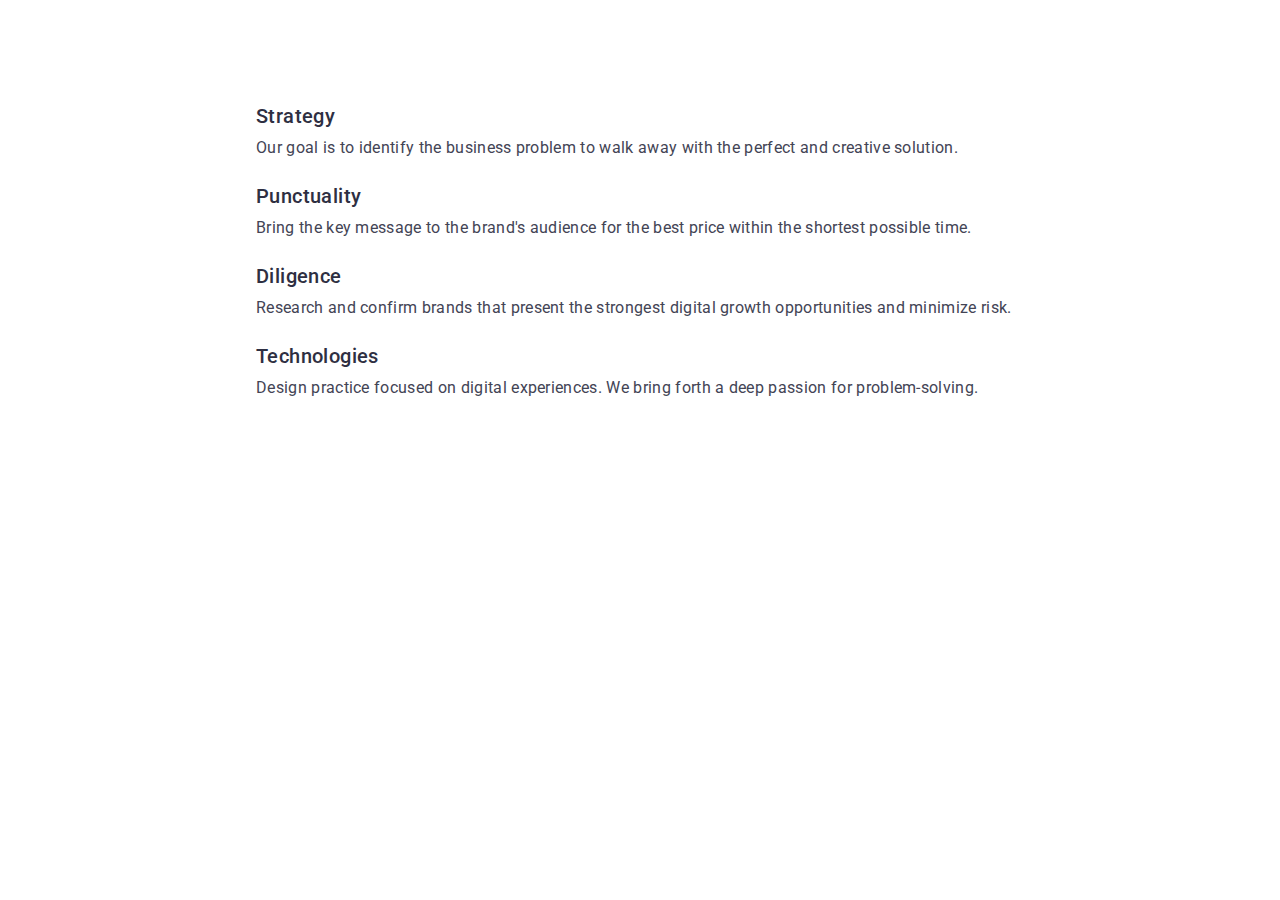
<file: index.html>
<!DOCTYPE html>
<html lang="en">
  <head>
    <meta charset="UTF-8" />
    <meta http-equiv="X-UA-Compatible" content="IE=edge" />
    <meta name="viewport" content="width=device-width, initial-scale=1.0" />
    <link rel="preconnect" href="https://fonts.googleapis.com" />
    <link rel="preconnect" href="https://fonts.gstatic.com" crossorigin />
    <link rel="preconnect" href="https://fonts.googleapis.com" />
    <link rel="preconnect" href="https://fonts.gstatic.com" crossorigin />
    <link rel="preconnect" href="https://fonts.googleapis.com" />
    <link rel="preconnect" href="https://fonts.gstatic.com" crossorigin />
    <link
      href="https://fonts.googleapis.com/css2?family=Raleway:wght@800&family=Roboto:wght@400;500;700&display=swap"
      rel="stylesheet"
    />
    <title>WebStudio</title>
    <link
      rel="stylesheet"
      href="https://cdnjs.cloudflare.com/ajax/libs/modern-normalize/2.0.0/modern-normalize.min.css"
      integrity="sha512-4xo8blKMVCiXpTaLzQSLSw3KFOVPWhm/TRtuPVc4WG6kUgjH6J03IBuG7JZPkcWMxJ5huwaBpOpnwYElP/m6wg=="
      crossorigin="anonymous"
      referrerpolicy="no-referrer"
    />
    <link rel="stylesheet" href="./css/style.css" />
  </head>
  <body>
    <!-- <header class="header">
      <div class="container header-container">
        <nav class="header-nav">
          <a class="header-logo link" href="./index.html"
            >Web<span class="studio-color">Studio</span></a
          >

          <ul class="nav list">
            <li><a class="nav link current" href="./index.html">Studio</a></li>
            <li><a class="nav link" href="./portfolio.html">Portfolio</a></li>
            <li><a class="nav link" href="">Contacts</a></li>
          </ul>
        </nav>
        <address class="header-contacts">
          <ul class="list">
            <li>
              <a class="contacts link" href="mailto:info@devstudio.com"
                >info@devstudio.com</a
              >
            </li>
            <li>
              <a class="contacts link" href="tel:+110001111111"
                >+11 (000) 111-11-11</a
              >
            </li>
          </ul>
        </address>
      </div>
    </header> -->

    <!-- <main>
      <section class="hero-section">
        <div class="container">
          <h1 class="hero-title">Effective Solutions for Your Business</h1>
          <button data-modal-open class="hero-button" type="button">
            Order Service
          </button>
        </div>
      </section> -->

      <section class="benefits-section">
        <div class="container">
          <h2 class="visually-hidden">Benefits</h2>
          <ul class="list">
            <li class="benefits-list-item">
              <div class="benefits-icons">
                <svg width="64" height="64">
                  <use href="./images/icons.svg#icon-antenna-1"></use>
                </svg>
              </div>
              <h3 class="benefits-item-title">Strategy</h3>
              <p class="benefits-item-text">
                Our goal is to identify the business problem to walk away with
                the perfect and creative solution.
              </p>
            </li>
            <li class="benefits-list-item">
              <div class="benefits-icons">
                <svg width="64" height="64">
                  <use href="./images/icons.svg#icon-clock-1"></use>
                </svg>
              </div>
              <h3 class="benefits-item-title">Punctuality</h3>
              <p class="benefits-item-text">
                Bring the key message to the brand's audience for the best price
                within the shortest possible time.
              </p>
            </li>
            <li class="benefits-list-item">
              <div class="benefits-icons">
                <svg width="64" height="64">
                  <use href="./images/icons.svg#icon-monitor"></use>
                </svg>
              </div>
              <h3 class="benefits-item-title">Diligence</h3>
              <p class="benefits-item-text">
                Research and confirm brands that present the strongest digital
                growth opportunities and minimize risk.
              </p>
            </li>
            <li class="benefits-list-item">
              <div class="benefits-icons">
                <svg width="64" height="64">
                  <use href="./images/icons.svg#icon-astronaut-1"></use>
                </svg>
              </div>
              <h3 class="benefits-item-title">Technologies</h3>
              <p class="benefits-item-text">
                Design practice focused on digital experiences. We bring forth a
                deep passion for problem-solving.
              </p>
            </li>
          </ul>
        </div>
      </section>

      <!-- <section class="doing-section">
        <div class="container">
          <h2 class="doing-title">What are we doing</h2>
          <ul class="list">
            <li class="doing-list-item">
              <img
                src="./images/macpic.jpg"
                alt="Desktop Computer image"
                width="360"
                height="300"
              />
            </li>
            <li class="doing-list-item">
              <img
                src="./images/mobapppic.jpg"
                alt="Mobile App image"
                width="360"
                height="300"
              />
            </li>
            <li class="doing-list-item">
              <img
                src="./images/lapmobpic.jpg"
                alt="Laptop and phone image"
                width="360"
                height="300"
              />
            </li>
          </ul>
        </div>
      </section> -->

      <!-- <section class="team-section">
        <div class="container">
          <h2 class="team-title">Our Team</h2>
          <ul class="list">
            <li class="team-list-item">
              <img
                src="./images/mark_guerrero.jpg"
                alt="Mark Guerrero"
                width="264"
                height="260"
              />
              <div class="name-position">
                <h3 class="team-item-title">Mark Guerrero</h3>
                <p class="team-item-text">Product Designer</p>
                <ul class="team-social-list">
                  <li class="team-social-icon">
                    <a href="" class="team-social-link"
                      ><svg width="16" height="16" class="team-soc-svg">
                        <use
                          href="./images/icons.svg#icon-instagramicon"
                        ></use></svg
                    ></a>
                  </li>
                  <li class="team-social-icon">
                    <a href="" class="team-social-link"
                      ><svg width="16" height="16" class="team-soc-svg">
                        <use
                          href="./images/icons.svg#icon-twittericon"
                        ></use></svg
                    ></a>
                  </li>
                  <li class="team-social-icon">
                    <a href="" class="team-social-link"
                      ><svg width="16" height="16" class="team-soc-svg">
                        <use href="./images/icons.svg#icon-fbicon"></use></svg
                    ></a>
                  </li>
                  <li class="team-social-icon">
                    <a href="" class="team-social-link"
                      ><svg width="16" height="16" class="team-soc-svg">
                        <use
                          href="./images/icons.svg#icon-linkedinicon"
                        ></use></svg
                    ></a>
                  </li>
                </ul>
              </div>
            </li>
            <li class="team-list-item">
              <img
                src="./images/tom_ford.jpg"
                alt="Tom Ford"
                width="264"
                height="260"
              />
              <div class="name-position">
                <h3 class="team-item-title">Tom Ford</h3>
                <p class="team-item-text">Frontend Developer</p>
                <ul class="team-social-list">
                  <li class="team-social-icon">
                    <a href="" class="team-social-link"
                      ><svg width="16" height="16" class="team-soc-svg">
                        <use
                          href="./images/icons.svg#icon-instagramicon"
                        ></use></svg
                    ></a>
                  </li>
                  <li class="team-social-icon">
                    <a href="" class="team-social-link"
                      ><svg width="16" height="16" class="team-soc-svg">
                        <use
                          href="./images/icons.svg#icon-twittericon"
                        ></use></svg
                    ></a>
                  </li>
                  <li class="team-social-icon">
                    <a href="" class="team-social-link"
                      ><svg width="16" height="16" class="team-soc-svg">
                        <use href="./images/icons.svg#icon-fbicon"></use></svg
                    ></a>
                  </li>
                  <li class="team-social-icon">
                    <a href="" class="team-social-link"
                      ><svg width="16" height="16" class="team-soc-svg">
                        <use
                          href="./images/icons.svg#icon-linkedinicon"
                        ></use></svg
                    ></a>
                  </li>
                </ul>
              </div>
            </li>
            <li class="team-list-item">
              <img
                src="./images/camila_garcia.jpg"
                alt="Camila Garcia"
                width="264"
                height="260"
              />
              <div class="name-position">
                <h3 class="team-item-title">Camila Garcia</h3>
                <p class="team-item-text">Marketing</p>
                <ul class="team-social-list">
                  <li class="team-social-icon">
                    <a href="" class="team-social-link"
                      ><svg width="16" height="16" class="team-soc-svg">
                        <use
                          href="./images/icons.svg#icon-instagramicon"
                        ></use></svg
                    ></a>
                  </li>
                  <li class="team-social-icon">
                    <a href="" class="team-social-link"
                      ><svg width="16" height="16" class="team-soc-svg">
                        <use
                          href="./images/icons.svg#icon-twittericon"
                        ></use></svg
                    ></a>
                  </li>
                  <li class="team-social-icon">
                    <a href="" class="team-social-link"
                      ><svg width="16" height="16" class="team-soc-svg">
                        <use href="./images/icons.svg#icon-fbicon"></use></svg
                    ></a>
                  </li>
                  <li class="team-social-icon">
                    <a href="" class="team-social-link"
                      ><svg width="16" height="16" class="team-soc-svg">
                        <use
                          href="./images/icons.svg#icon-linkedinicon"
                        ></use></svg
                    ></a>
                  </li>
                </ul>
              </div>
            </li>
            <li class="team-list-item">
              <img
                src="./images/daniel_wilson.jpg"
                alt="Daniel Wilson"
                width="264"
                height="260"
              />
              <div class="name-position">
                <h3 class="team-item-title">Daniel Wilson</h3>
                <p class="team-item-text">UI Designer</p>
                <ul class="team-social-list">
                  <li class="team-social-icon">
                    <a href="" class="team-social-link"
                      ><svg width="16" height="16" class="team-soc-svg">
                        <use
                          href="./images/icons.svg#icon-instagramicon"
                        ></use></svg
                    ></a>
                  </li>
                  <li class="team-social-icon">
                    <a href="" class="team-social-link"
                      ><svg width="16" height="16" class="team-soc-svg">
                        <use
                          href="./images/icons.svg#icon-twittericon"
                        ></use></svg
                    ></a>
                  </li>
                  <li class="team-social-icon">
                    <a href="" class="team-social-link"
                      ><svg width="16" height="16" class="team-soc-svg">
                        <use href="./images/icons.svg#icon-fbicon"></use></svg
                    ></a>
                  </li>
                  <li class="team-social-icon">
                    <a href="" class="team-social-link"
                      ><svg width="16" height="16" class="team-soc-svg">
                        <use
                          href="./images/icons.svg#icon-linkedinicon"
                        ></use></svg
                    ></a>
                  </li>
                </ul>
              </div>
            </li>
          </ul>
        </div>
      </section> -->

      <!-- <section class="section-customers">
        <div class="container">
          <h2 class="customers-title">Customers</h2>

          <ul class="customers-list">
            <li class="customers-list-item">
              <a class="customer-list-link" href="">
                <svg class="customers-svg" width="104" height="56">
                  <use href="./images/icons.svg#icon-yaandgo"></use>
                </svg>
              </a>
            </li>
            <li class="customers-list-item">
              <a class="customer-list-link" href="">
                <svg class="customers-svg" width="104" height="56">
                  <use href="./images/icons.svg#icon-companytagline"></use>
                </svg>
              </a>
            </li>
            <li class="customers-list-item">
              <a class="customer-list-link" href="">
                <svg class="customers-svg" width="104" height="56">
                  <use href="./images/icons.svg#icon-companyround"></use>
                </svg>
              </a>
            </li>
            <li class="customers-list-item">
              <a class="customer-list-link" href="">
                <svg class="customers-svg" width="104" height="56">
                  <use href="./images/icons.svg#icon-fosterpeters"></use>
                </svg>
              </a>
            </li>
            <li class="customers-list-item">
              <a class="customer-list-link" href="">
                <svg class="customers-svg" width="104" height="56">
                  <use href="./images/icons.svg#icon-brand"></use>
                </svg>
              </a>
            </li>
            <li class="customers-list-item">
              <a class="customer-list-link" href="">
                <svg class="customers-svg" width="104" height="56">
                  <use href="./images/icons.svg#icon-companysquare"></use>
                </svg>
              </a>
            </li>
          </ul>
        </div>
      </section>
    </main> -->

    <!-- <footer class="footer">
      <div class="container footer-container">
        <div class="footer-ap-container">
          <a class="footer-logo link" href="./index.html"
            >Web<span class="studio-footer">Studio</span></a
          >
          <p class="footer-text">
            Increase the flow of customers and sales for your business with
            digital marketing & growth solutions.
          </p>
        </div>
        <div class="footer-social-container">
          <p class="footer-social-title">Social media</p>
          <ul class="footer-social-list">
            <li class="footer-social-item">
              <a href="" class="footer-social-link"
                ><svg width="24" height="24" class="footer-soc-svg">
                  <use href="./images/icons.svg#icon-instagramicon"></use></svg
              ></a>
            </li>
            <li class="footer-social-item">
              <a href="" class="footer-social-link"
                ><svg width="24" height="24" class="footer-soc-svg">
                  <use href="./images/icons.svg#icon-twittericon"></use></svg
              ></a>
            </li>
            <li class="footer-social-item">
              <a href="" class="footer-social-link"
                ><svg width="24" height="24" class="footer-soc-svg">
                  <use href="./images/icons.svg#icon-fbicon"></use></svg
              ></a>
            </li>
            <li class="footer-social-item">
              <a href="" class="footer-social-link"
                ><svg width="24" height="24" class="footer-soc-svg">
                  <use href="./images/icons.svg#icon-linkedinicon"></use></svg
              ></a>
            </li>
          </ul>
        </div>
        <div class="subscribe-form">
          <p class="subscribe-label">Subscribe</p>
          <form class="footer-subscribe">
          <label class="footer-label">
          <input type="email" placeholder="E-mail" id="subscribe-input" class="subscribe-input" name="footer-email"/>
          </label>
          <button type="submit" class="subscribe-btn">Subscribe<svg width="24" height="24" class="subscribe-icon-btn">
                  <use href="./images/icons.svg#subscribe-icon"></use></svg></button>
          </form>
        </div>
      </div>
    </footer> -->
    <!-- <div data-modal class="backdrop is-hidden">
      <div class="modal">
        <button data-modal-close class="modal-btn" type="button">
          <svg class="btn-svg" width="8" height="8">
            <use href="./images/icons.svg#icon-close-black"></use>
          </svg>
        </button>
        <p class="modal-title">Leave your contacts and we will call you back</p>
        <form class="modal-form">
          <div class="modal-field">
            <label class="input-title" for="user-name">Name</label>
            <div class="input-div">
            <input type="text" class="modal-input" name="user-name" id="user-name"/>
            <svg class="input-icon" width="18" height="24">
            <use href="./images/icons.svg#icon-person-input"></use>
          </svg>
          </div>
          </div>
          <div class="modal-field">
            <label class="input-title" for="user-tel">Phone</label>
            <div class="input-div">
            <input type="tel" class="modal-input" name="user-tel" id="user-tel"/>
            <svg class="input-icon" width="18" height="24">
            <use href="./images/icons.svg#icon-phone-input"></use>
          </svg>
          </div>
          </div>
          <div class="modal-field">
            <label class="input-title" for="modal-input">Email</label>
            <div class="input-div">
            <input type="email" class="modal-input" name="user-email" id="modal-input"/>
            <svg class="input-icon" width="18" height="24">
            <use href="./images/icons.svg#icon-email-input"></use>
          </svg>
          </div>
          </div>
          <div class="modal-field modal-field-comment">
          <label class="input-title" for="user-comment">Comment</label>
            <textarea class="modal-textarea" name="user-comment" placeholder="Text input" id="user-comment"></textarea>
          </div>
          <div class="modal-field modal-field-check">
            <input type="checkbox" name="user-privacy" class="input-check visually-hidden" id="user-privacy" value="true"/>
            <label class="check-text" for="user-privacy"><span class="check-span"><svg class="check-icon" width="10" height="8">
            <use href="./images/icons.svg#icon-check"></use>
          </svg></span>I accept the terms and conditions of the <a href="">Privacy Policy</a></label>
          </div>
          <button type="submit" class="modal-send-btn">Send</button>
        </form>
      </div>
    </div>
    <script src="./js/modal.js"></script> -->
  </body>
</html>
</file>
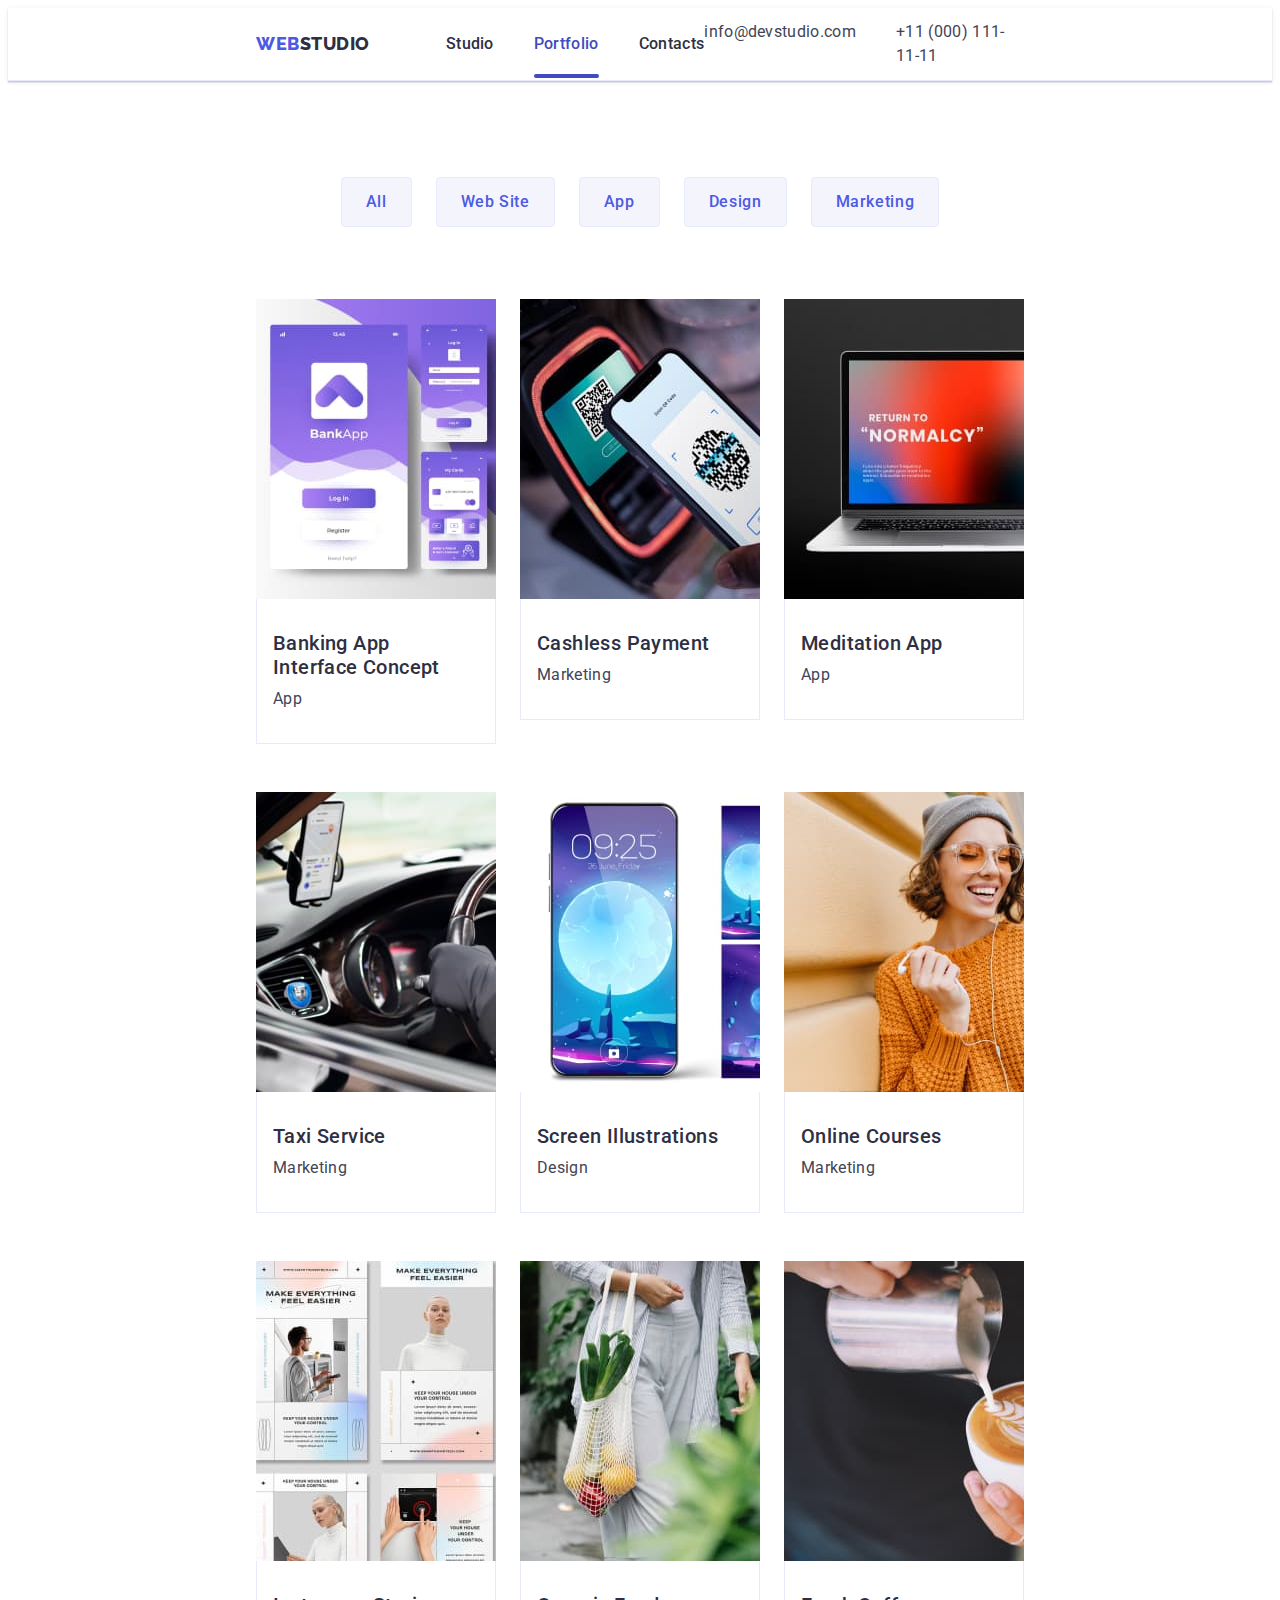
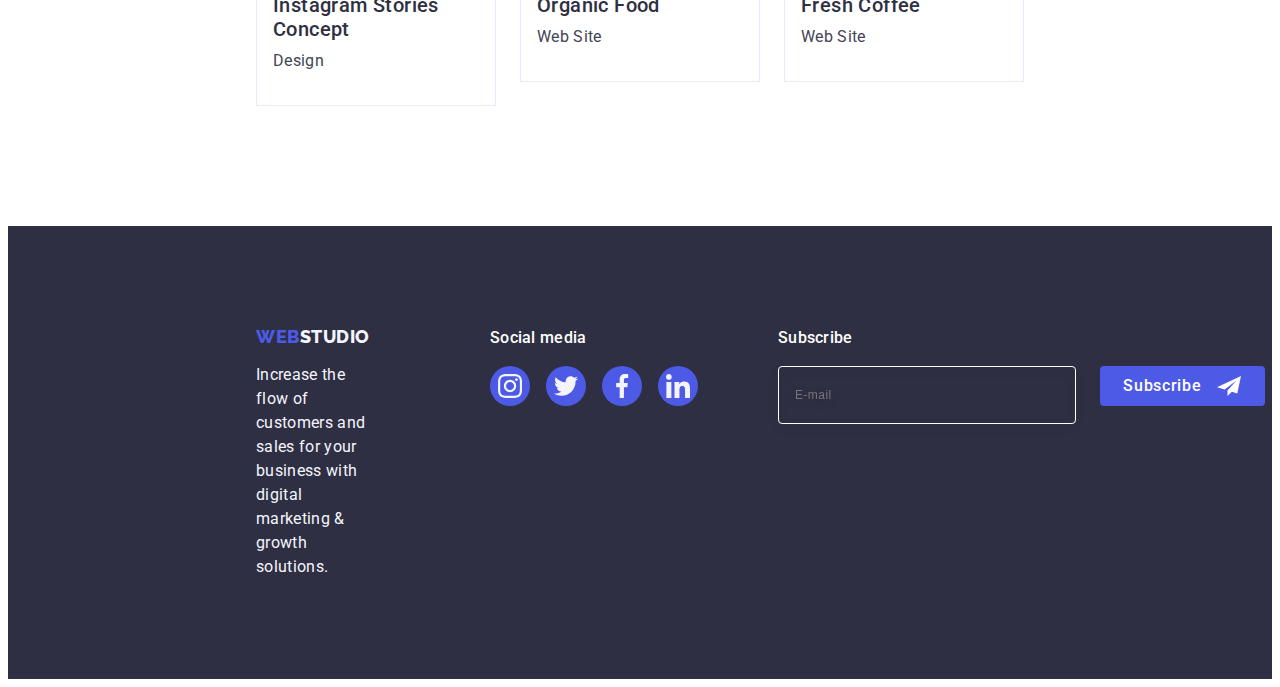
<file: portfolio.html>
<!DOCTYPE html>
<html lang="en">
  <head>
    <meta charset="UTF-8" />
    <meta http-equiv="X-UA-Compatible" content="IE=edge" />
    <meta name="viewport" content="width=device-width, initial-scale=1.0" />
    <link rel="preconnect" href="https://fonts.googleapis.com" />
    <link rel="preconnect" href="https://fonts.gstatic.com" crossorigin />
    <link rel="preconnect" href="https://fonts.googleapis.com" />
    <link rel="preconnect" href="https://fonts.gstatic.com" crossorigin />
    <link rel="preconnect" href="https://fonts.googleapis.com" />
    <link rel="preconnect" href="https://fonts.gstatic.com" crossorigin />
    <link
      href="https://fonts.googleapis.com/css2?family=Raleway:wght@800&family=Roboto:wght@400;500;700&display=swap"
      rel="stylesheet"
    />
    <title>Portfolio</title>
    <link
      rel="stylesheet"
      href="https://cdnjs.cloudflare.com/ajax/libs/modern-normalize/2.0.0/modern-normalize.min.css"
      integrity="sha512-4xo8blKMVCiXpTaLzQSLSw3KFOVPWhm/TRtuPVc4WG6kUgjH6J03IBuG7JZPkcWMxJ5huwaBpOpnwYElP/m6wg=="
      crossorigin="anonymous"
      referrerpolicy="no-referrer"
    />
    <link rel="stylesheet" href="./css/style.css" />
  </head>
  <body>
    <header class="header">
      <div class="container header-container">
        <nav class="header-nav">
          <a class="header-logo link" href="./index.html"
            >Web<span class="studio-color">Studio</span></a
          >

          <ul class="nav list">
            <li><a class="nav link" href="./index.html">Studio</a></li>
            <li>
              <a class="nav link current" href="./portfolio.html">Portfolio</a>
            </li>
            <li><a class="nav link" href="">Contacts</a></li>
          </ul>
        </nav>
        <address class="header-contacts">
          <ul class="list">
            <li>
              <a class="contacts link" href="mailto:info@devstudio.com"
                >info@devstudio.com</a
              >
            </li>
            <li>
              <a class="contacts link" href="tel:+110001111111"
                >+11 (000) 111-11-11</a
              >
            </li>
          </ul>
        </address>
      </div>
    </header>

    <main>
      <!-- buttons nav menu -->
      <section class="portfolio-page">
        <div class="container">
          <h1 class="visually-hidden">Portfolio list</h1>
          <ul class="filter list">
            <li class="button-list-item">
              <button class="buttons-btn" type="button">All</button>
            </li>
            <li class="button-list-item">
              <button class="buttons-btn" type="button">Web Site</button>
            </li>
            <li class="button-list-item">
              <button class="buttons-btn" type="button">App</button>
            </li>
            <li class="button-list-item">
              <button class="buttons-btn" type="button">Design</button>
            </li>
            <li class="button-list-item">
              <button class="buttons-btn" type="button">Marketing</button>
            </li>
          </ul>

          <!-- potfolio items  -->
          <ul class="portfolio list">
            <li class="portfolio-list-item">
              <a class="portfolio-item link" href="">
                <div class="overlay">
                  <img
                    src="./images/banking-app-interface-concept.jpg"
                    alt="Banking App Interface Concept"
                    width="360"
                    height="300"
                  />
                  <p class="overlay-text">
                    14 Stylish and User-Friendly App Design Concepts · Task
                    Manager App · Calorie Tracker App · Exotic Fruit Ecommerce
                    App · Cloud Storage App
                  </p>
                </div>
                <div class="app-namecat">
                  <h2 class="portfolio-item-title">
                    Banking App Interface Concept
                  </h2>
                  <p class="portfolio-item-text">App</p>
                </div>
              </a>
            </li>
            <li class="portfolio-list-item">
              <a class="portfolio-item link" href="">
                <div class="overlay">
                  <img
                    src="./images/cashless-payment.jpg"
                    alt="Cashless Payment"
                    width="360"
                    height="300"
                  />
                  <p class="overlay-text">
                    14 Stylish and User-Friendly App Design Concepts · Task
                    Manager App · Calorie Tracker App · Exotic Fruit Ecommerce
                    App · Cloud Storage App
                  </p>
                </div>
                <div class="app-namecat">
                  <h2 class="portfolio-item-title">Cashless Payment</h2>
                  <p class="portfolio-item-text">Marketing</p>
                </div>
              </a>
            </li>
            <li class="portfolio-list-item">
              <a class="portfolio-item link" href="">
                <div class="overlay">
                  <img
                    src="./images/meditation-app.jpg"
                    alt="Meditation App"
                    width="360"
                    height="300"
                  />
                  <p class="overlay-text">
                    14 Stylish and User-Friendly App Design Concepts · Task
                    Manager App · Calorie Tracker App · Exotic Fruit Ecommerce
                    App · Cloud Storage App
                  </p>
                </div>
                <div class="app-namecat">
                  <h2 class="portfolio-item-title">Meditation App</h2>
                  <p class="portfolio-item-text">App</p>
                </div>
              </a>
            </li>
            <li class="portfolio-list-item">
              <a class="portfolio-item link" href="">
                <div class="overlay">
                  <img
                    src="./images/taxi-service.jpg"
                    alt="Taxi Service"
                    width="360"
                    height="300"
                  />
                  <p class="overlay-text">
                    14 Stylish and User-Friendly App Design Concepts · Task
                    Manager App · Calorie Tracker App · Exotic Fruit Ecommerce
                    App · Cloud Storage App
                  </p>
                </div>
                <div class="app-namecat">
                  <h2 class="portfolio-item-title">Taxi Service</h2>
                  <p class="portfolio-item-text">Marketing</p>
                </div>
              </a>
            </li>
            <li class="portfolio-list-item">
              <a class="portfolio-item link" href="">
                <div class="overlay">
                  <img
                    src="./images/screen-illustrations.jpg"
                    alt="Screen Illustrations"
                    width="360"
                    height="300"
                  />
                  <p class="overlay-text">
                    14 Stylish and User-Friendly App Design Concepts · Task
                    Manager App · Calorie Tracker App · Exotic Fruit Ecommerce
                    App · Cloud Storage App
                  </p>
                </div>
                <div class="app-namecat">
                  <h2 class="portfolio-item-title">Screen Illustrations</h2>
                  <p class="portfolio-item-text">Design</p>
                </div>
              </a>
            </li>
            <li class="portfolio-list-item">
              <a class="portfolio-item link" href="">
                <div class="overlay">
                  <img
                    src="./images/online-courses.jpg"
                    alt="Online Courses"
                    width="360"
                    height="300"
                  />
                  <p class="overlay-text">
                    14 Stylish and User-Friendly App Design Concepts · Task
                    Manager App · Calorie Tracker App · Exotic Fruit Ecommerce
                    App · Cloud Storage App
                  </p>
                </div>
                <div class="app-namecat">
                  <h2 class="portfolio-item-title">Online Courses</h2>
                  <p class="portfolio-item-text">Marketing</p>
                </div>
              </a>
            </li>
            <li class="portfolio-list-item">
              <a class="portfolio-item link" href="">
                <div class="overlay">
                  <img
                    src="./images/instagram-stories-concept.jpg"
                    alt="Instagram Stories Concept"
                    width="360"
                    height="300"
                  />
                  <p class="overlay-text">
                    14 Stylish and User-Friendly App Design Concepts · Task
                    Manager App · Calorie Tracker App · Exotic Fruit Ecommerce
                    App · Cloud Storage App
                  </p>
                </div>
                <div class="app-namecat">
                  <h2 class="portfolio-item-title">
                    Instagram Stories Concept
                  </h2>
                  <p class="portfolio-item-text">Design</p>
                </div>
              </a>
            </li>
            <li class="portfolio-list-item">
              <a class="portfolio-item link" href="">
                <div class="overlay">
                  <img
                    src="./images/organic-food.jpg"
                    alt="Organic Food"
                    width="360"
                    height="300"
                  />
                  <p class="overlay-text">
                    14 Stylish and User-Friendly App Design Concepts · Task
                    Manager App · Calorie Tracker App · Exotic Fruit Ecommerce
                    App · Cloud Storage App
                  </p>
                </div>
                <div class="app-namecat">
                  <h2 class="portfolio-item-title">Organic Food</h2>
                  <p class="portfolio-item-text">Web Site</p>
                </div>
              </a>
            </li>
            <li class="portfolio-list-item">
              <a class="portfolio-item link" href="">
                <div class="overlay">
                  <img
                    src="./images/fresh-coffee.jpg"
                    alt="Fresh Coffee"
                    width="360"
                    height="300"
                  />
                  <p class="overlay-text">
                    14 Stylish and User-Friendly App Design Concepts · Task
                    Manager App · Calorie Tracker App · Exotic Fruit Ecommerce
                    App · Cloud Storage App
                  </p>
                </div>
                <div class="app-namecat">
                  <h2 class="portfolio-item-title">Fresh Coffee</h2>
                  <p class="portfolio-item-text">Web Site</p>
                </div>
              </a>
            </li>
          </ul>
        </div>
      </section>
    </main>

    <footer class="footer">
      <div class="container footer-container">
        <div class="footer-ap-container">
          <a class="footer-logo link" href="./index.html"
            >Web<span class="studio-footer">Studio</span></a
          >
          <p class="footer-text">
            Increase the flow of customers and sales for your business with
            digital marketing & growth solutions.
          </p>
        </div>
        <div class="footer-social-container">
          <p class="footer-social-title">Social media</p>
          <ul class="footer-social-list">
            <li class="footer-social-item">
              <a href="" class="footer-social-link"
                ><svg width="24" height="24" class="footer-soc-svg">
                  <use href="./images/icons.svg#icon-instagramicon"></use></svg
              ></a>
            </li>
            <li class="footer-social-item">
              <a href="" class="footer-social-link"
                ><svg width="24" height="24" class="footer-soc-svg">
                  <use href="./images/icons.svg#icon-twittericon"></use></svg
              ></a>
            </li>
            <li class="footer-social-item">
              <a href="" class="footer-social-link"
                ><svg width="24" height="24" class="footer-soc-svg">
                  <use href="./images/icons.svg#icon-fbicon"></use></svg
              ></a>
            </li>
            <li class="footer-social-item">
              <a href="" class="footer-social-link"
                ><svg width="24" height="24" class="footer-soc-svg">
                  <use href="./images/icons.svg#icon-linkedinicon"></use></svg
              ></a>
            </li>
          </ul>
        </div>
        <div class="subscribe-form">
          <p class="subscribe-label">Subscribe</p>
          <form class="footer-subscribe">
          <label class="footer-label">
          <input type="email" placeholder="E-mail" id="subscribe-input" class="subscribe-input" name="footer-email"/>
          </label>
          <button type="submit" class="subscribe-btn">Subscribe<svg width="24" height="24" class="subscribe-icon-btn">
                  <use href="./images/icons.svg#subscribe-icon"></use></svg></button>
          </form>
        </div>
      </div>
    </footer>
  </body>
</html>
</file>
<file: css/style.css>
:root {
  --primary-navy-blue: #2e2f42;
  --primary-cloud-grey: #f4f4fd;
  --primary-white: #ffffff;
  --primary-blue: #4d5ae5;
  --primary-slate: #434455;
  --secondary-active-ocean: #404bbf;
  --secondary-active-green: #31d0aa;
  --secondary-grey: #8e8f99;
}

body {
  font-family: "Roboto", sans-serif;
  background-color: var(--primary-white);
  color: var(--primary-slate);
}

p,
h1,
h2,
h3,
h4,
h5,
h6 {
  margin-top: 0;
  margin-bottom: 0;
}

a {
  text-decoration: none;
}

ul {
  list-style-type: none;
  margin-top: 0;
  margin-bottom: 0;
  padding-left: 0;
}

img {
  display: block;
}

.container {
  /* width: 1158px; */
  padding: 0 15px;
  margin: 0 auto;
}

.visually-hidden {
  position: absolute;
  width: 1px;
  height: 1px;
  margin: -1px;
  border: 0;
  padding: 0;
  white-space: nowrap;
  clip-path: inset(100%);
  clip: rect(0 0 0 0);
  overflow: hidden;
}

/* Header */

.header {
  border-bottom: 1px solid #e7e9fc;
  box-shadow: 0px 2px 1px rgba(46, 47, 66, 0.08),
    0px 1px 1px rgba(46, 47, 66, 0.16), 0px 1px 6px rgba(46, 47, 66, 0.08);
}

.header-container {
  display: flex;
  align-items: center;
}

.header .list {
  display: flex;
  gap: 40px;
  padding-top: 24px;
  padding-bottom: 24px;
}

.header .link {
  padding-top: 24px;
  padding-bottom: 24px;
  position: relative;
}

.header-nav {
  display: flex;
  align-items: center;
  margin-right: auto;
}

.header-logo {
  font-family: "Raleway", sans-serif;
  font-style: normal;
  font-weight: 800;
  font-size: 18px;
  line-height: 1.17;
  letter-spacing: 0.03em;
  text-transform: uppercase;
  color: var(--primary-blue);
  display: flex;
  align-items: center;
  padding: 0;
  margin-right: 76px;
}

.studio-color {
  color: var(--primary-navy-blue);
}

.link {
  text-decoration: none;
}

.header .list {
  font-family: "Roboto", sans-serif;
  font-style: normal;
  font-weight: 500;
  font-size: 16px;
  line-height: 1.5;
  letter-spacing: 0.02em;
  color: var(--primary-navy-blue);
  list-style: none;
}

.nav .link {
  text-decoration: none;
  color: var(--primary-navy-blue);
  position: relative;
  transition: color 250ms cubic-bezier(0.4, 0, 0.2, 1);
}

.nav .link:hover,
.nav .link:focus {
  color: var(--secondary-active-ocean);
}

.nav .current {
  color: #404bbf;
}

.current::after {
  content: "";
  position: absolute;
  left: 0;
  bottom: -1px;
  height: 4px;
  background-color: #404bbf;
  border-radius: 2px;
  transition: color 250ms cubic-bezier(0.4, 0, 0.2, 1);
  width: 100%;
}

address {
  font-style: normal;
}

.header-contacts .list {
  font-family: "Roboto", sans-serif;
  font-style: normal;
  font-weight: 400;
  font-size: 16px;
  line-height: 1.5;
  letter-spacing: 0.02em;
  color: var(--primary-slate);
  list-style: none;
  font-style: normal;
}

.header-contacts .list {
  display: flex;
  max-width: 344px;
  gap: 40px;
  padding: 0;
  margin-left: auto;
}

/* .contacts-link {
    font-style: normal;
} */

.header-contacts .link {
  font-style: normal;
  text-decoration: none;
  color: var(--primary-slate);
  transition: color 250ms cubic-bezier(0.4, 0, 0.2, 1);
}

.header-contacts .link:hover,
.header-contacts .link:focus {
  color: var(--secondary-active-ocean);
}

/* Footer */

.footer {
  background-color: var(--primary-navy-blue);
  padding-top: 100px;
  padding-bottom: 100px;
}

.footer-logo {
  font-family: "Raleway", sans-serif;
  font-style: normal;
  font-weight: 800;
  font-size: 18px;
  line-height: 1.17;
  letter-spacing: 0.03em;
  text-transform: uppercase;
  color: var(--primary-blue);
}

.studio-footer {
  color: var(--primary-cloud-grey);
}

.footer .link {
  text-decoration: none;
  display: inline-block;
  margin-bottom: 16px;
}

.footer-text {
  font-family: "Roboto", sans-serif;
  font-style: normal;
  font-weight: 400;
  font-size: 16px;
  line-height: 1.5;
  letter-spacing: 0.02em;
  color: var(--primary-cloud-grey);
  max-width: 264px;
}

.footer-container {
  display: flex;
  align-items: baseline;
}

.footer-ap-container {
  margin-right: 120px;
}

.footer-social-container {
  margin-right: 80px;
}

.footer-social-title {
  font-weight: 500;
  font-size: 16px;
  line-height: 1.5;
  letter-spacing: 0.02em;
  color: var(--primary-white);
  margin-bottom: 16px;
}

.footer-social-list {
  display: flex;
  gap: 16px;
}

.footer-social-item {
  width: 40px;
  height: 40px;
}

.footer-social-link {
  width: 100%;
  height: 100%;
  background-color: var(--primary-blue);
  border-radius: 50%;
  display: flex;
  align-items: center;
  justify-content: center;
  transition: background-color 250ms cubic-bezier(0.4, 0, 0.2, 1);
}

.footer-social-link:hover,
.footer-social-link:focus {
  background-color: #31d0aa;
}

.footer-soc-svg {
  fill: var(--primary-cloud-grey);
}

.backdrop {
  background-color: rgba(46, 47, 66, 0.4);
  width: 100%;
  height: 100%;
  position: fixed;
  top: 0;
  left: 0;
  transition: opacity 250ms cubic-bezier(0.4, 0, 0.2, 1),
    visibility 250ms cubic-bezier(0.4, 0, 0.2, 1);
}

.modal {
  background: #fcfcfc;
  box-shadow: 0px 1px 1px rgba(0, 0, 0, 0.14), 0px 1px 3px rgba(0, 0, 0, 0.12),
    0px 2px 1px rgba(0, 0, 0, 0.2);
  border-radius: 4px;
  min-height: 584px;
  width: 408px;
  position: absolute;
  top: 50%;
  left: 50%;
  padding-top: 72px;
  padding-right: 24px;
  padding-bottom: 24px;
  padding-left: 24px;
  transform: translate(-50%, -50%) scale(1);
  transition: transform 250ms cubic-bezier(0.4, 0, 0.2, 1);
}
.backdrop.is-hidden .modal {
  transform: translate(-50%, -50%) scale(0);
}

.modal-btn {
  position: absolute;
  width: 24px;
  height: 24px;
  background: #e7e9fc;
  border: 1px solid rgba(0, 0, 0, 0.1);
  top: 24px;
  right: 24px;
  border-radius: 50%;
  display: flex;
  align-items: center;
  justify-content: center;
  cursor: pointer;
  padding: 0;
  transition: background-color 250ms cubic-bezier(0.4, 0, 0.2, 1),
    border 250ms cubic-bezier(0.4, 0, 0.2, 1);
}

.modal-btn:hover,
.modal-btn:focus {
  background-color: #404bbf;
  border: none;
}

.is-hidden {
  opacity: 0;
  visibility: hidden;
  pointer-events: none;
}

.modal-btn:hover .btn-svg,
.modal-btn:focus .btn-svg {
  fill: #ffffff;
}

.btn-svg {
  transition: fill 250ms cubic-bezier(0.4, 0, 0.2, 1);
}

.modal-title {
  color: var(--primary-navy-blue);
  text-align: center;
  font-size: 16px;
  font-family: Roboto;
  font-style: normal;
  font-weight: 500;
  line-height: 24px;
  letter-spacing: 0.32px;
  margin-bottom: 16px;
}

.modal-input {
  width: 100%;
  height: 40px;
  border-radius: 4px;
  border: 1px solid rgba(46, 47, 66, 0.4);
  /* margin-bottom: 8px; */
  background-color: transparent;
  padding-left: 38px;
  outline: transparent;
  transition: border-color 250ms cubic-bezier(0.4, 0, 0.2, 1);
}

.modal-input:focus {
  border: 1px solid #4D5AE5;
}
.modal-input:focus + .input-icon {
  fill: #4D5AE5;
  transition: fill 250ms cubic-bezier(0.4, 0, 0.2, 1);
}

.modal-field-comment {
  margin-bottom: 16px;
}

.input-title {
  display: block;
  font-size: 12px;
  font-family: Roboto;
  font-style: normal;
  font-weight: 400;
  line-height: 1.17;
  letter-spacing: 0.48px;
  color: var(--secondary-grey);
  margin-bottom: 4px;
}

.input-icon {
  position: absolute;
  left: 16px;
  /* top: 26px; */
  top: 50%;
  transform: translateY(-50%);
}

.input-div {
  position: relative;
  margin-bottom: 16px;
}

.modal-field {
  margin-bottom: 8px;
}

.modal-textarea {
  width: 100%;
  height: 120px;
  border-radius: 4px;
  border: 1px solid rgba(46, 47, 66, 0.4);
  /* margin-bottom: 8px; */
  background-color: transparent;
  padding: 8px 16px;
  outline: transparent;
  resize: none;
  font-size: 12px;
  line-height: 1.17;
  letter-spacing: 0.04em;
  color: rgba(46, 47, 66, 0.4);
  transition: border-color 250ms cubic-bezier(0.4, 0, 0.2, 1);

}

.modal-textarea::placeholder {
color: rgba(46, 47, 66, 0.40);
font-size: 12px;
font-family: Roboto;
font-style: normal;
font-weight: 400;
line-height: 1.21;
letter-spacing: 0.48px;
}

.modal-textarea:focus {
  border: 1px solid #4D5AE5;
}

.check-text {
color: #8E8F99;
font-size: 12px;
font-family: Roboto;
font-style: normal;
font-weight: 400;
line-height: 1.17;
letter-spacing: 0.48px;
display: flex;
align-items: center;
}

.check-text a {
  color: #4D5AE5;
  text-decoration: underline;
}

.check-text span {
  border-radius: 2px;
  border: 1px solid rgba(46, 47, 66, 0.40);
  display: block;
  margin-right: 8px;
  display: inline-flex;
  align-items: center;
  justify-content: center;
  fill: transparent;
}

.check-span {
  width: 16px;
  height: 16px;
  transition: background-color 250ms cubic-bezier(0.4, 0, 0.2, 1), border 250ms cubic-bezier(0.4, 0, 0.2, 1), fill 250ms cubic-bezier(0.4, 0, 0.2, 1);
  display: inline-flex;
}

.check-icon {
  width: 10px;
  height: 8px;
}

.input-check:checked + .check-text .check-span {
  background-color: #404BBF;
  fill: #F4F4FD;
  border: none;
}

.modal-send-btn {
color: var(--white, #FFF);
text-align: center;
font-size: 16px;
font-family: Roboto, sans-serif;
font-style: normal;
font-weight: 500;
line-height: 1.5; 
letter-spacing: 0.64px;
border-radius: 4px;
border: none;
background-color: var(--iris, #4D5AE5);
box-shadow: 0px 4px 4px 0px rgba(0, 0, 0, 0.15);
display: inline-flex;
min-width: 169px;
height: 56px;
cursor: pointer;
display: block;
justify-content: center;
align-items:center;
margin-left:auto;
margin-right: auto;
transition: background-color 250ms cubic-bezier(0.4, 0, 0.2, 1);
}

.modal-send-btn:is(:hover, :focus) {
  background-color: var(--ocean, #404BBF);
  border-color: transparent; 
}

.modal-field-check {
  margin-bottom: 24px;
}

.footer-subscribe {
  display: flex;
  gap: 24px;
}

.subscribe-label {
color:  #FFF;
font-size: 16px;
font-family: Roboto;
font-style: normal;
font-weight: 500;
line-height: 1.5;
letter-spacing: 0.32px;
display: flex;
margin-bottom: 16px;
}

.subscribe-input {
width: 264px;
height: 40px;
border-radius: 4px;
border: 1px solid #FFF;
background-color: transparent;
color: #ffffff;
padding: 8px 16px;
font-size: 12px;
line-height: 1.5;
letter-spacing: 0.48px;
filter: drop-shadow(0px 4px 4px rgba(0, 0, 0, 0.15));
}

subscribe-input::placeholder {
color: #FFF;
font-size: 12px;
font-family: Roboto;
font-style: normal;
font-weight: 400;
line-height: 24px;
letter-spacing: 0.48px;
}

.subscribe-btn {
justify-content: center;
align-items: center;
border-radius: 4px;
background: #4D5AE5;
color: var(--white, #FFF);
text-align: center;
font-size: 16px;
font-family: Roboto, sans-serif;
font-style: normal;
font-weight: 500;
line-height: 1.5;
letter-spacing: 0.64px;
border: none;
display: flex;
min-width: 165px;
height: 40px;
cursor: pointer;
}
.subscribe-btn:hover,
.subscribe-btn:focus {
background: #404BBF;
}
.button-input-wrap {
  display: flex;
  justify-content: center;
  align-items: center;
}

.subscribe-icon-btn {
  margin-left: 16px;
}

@media screen and (min-width: 428px){
  .container {
    max-width: 428px;
  }
  .benefits-icons {
    display: none;
  }
  .benefits-list-item {
    max-width: 396px;
    flex-wrap: wrap;
  }
  
}

@media screen and (min-width: 768px){
  .container {
    max-width: 768px;
  }

   .benefits-icons {
    display: none;
  }

  .benefits-section {
  padding-top: 96px;
  padding-bottom: 96px;
}

  .benefits-section .list {
  gap: 24px;
  flex-wrap: wrap;
  }


  .benefits-list-item {
    max-width: unset;
    width: calc((100% - 24px) / 2);
  }
}

@media screen and (min-width: 1440px){
  .container {
    max-width: 1440px;
  }
  .benefits-section .list {
  gap: 72px;
  }
  .benefits-icons {
  align-items: center;
  justify-content: center;
  height: 112px;
  background-color: #f4f4fd;
  border-radius: 4px;
  margin-bottom: 8px;
  display: block;
}
  .benefits-list-item {
    max-width: unset;
    width: calc((100% - 24px) / 2);
  }
}

/* Index page styles */

/* Index page -  Hero Section*/

.hero-section {
  background-color: var(--primary-navy-blue);
  padding-top: 188px;
  padding-bottom: 188px;
  text-align: center;
  background-image: linear-gradient(
      rgba(46, 47, 66, 0.7),
      rgba(46, 47, 66, 0.7)
    ),
    url(../images/people-office.jpg);
  max-width: 1440px;
  background-repeat: no-repeat;
  background-position: center;
  background-size: cover;
  margin: 0 auto;
  /* width: 100%;
    max-width: auto; */
  /* padding: 188px 472px 292px 472px; */
}

/* .hero-container {
    /* padding: 188px 472px 188px 472px;
    display: flex;
    flex-direction: column;
    align-items: center;
    justify-content: flex-start;
    max-width: auto;
    width: 100%; */
/* } */

.hero-title {
  font-family: "Roboto", sans-serif;
  font-style: normal;
  font-weight: 700;
  font-size: 56px;
  line-height: 1.07;
  text-align: center;
  letter-spacing: 0.02em;
  color: var(--primary-white);
  max-width: 496px;
  margin: 0 auto;
  margin-bottom: 48px;
}

.hero-button {
  font-family: "Roboto", sans-serif;
  font-style: normal;
  font-weight: 500;
  font-size: 16px;
  line-height: 1.5;
  letter-spacing: 0.04em;
  color: var(--primary-white);
  background-color: var(--primary-blue);
  cursor: pointer;
  padding: 16px 32px 16px 32px;
  gap: 10px;
  border: 0;
  box-shadow: 0px 4px 4px rgba(0, 0, 0, 0.15);
  border-radius: 4px;
  min-width: 169px;
  transition: background-color 250ms cubic-bezier(0.4, 0, 0.2, 1);
}

.hero-button:hover,
.hero-button:focus,
.hero-button:active {
  background-color: var(--secondary-active-ocean);
}

/* Index page -  Benefits Section*/

.benefits-section {
  padding-top: 96px;
  padding-bottom: 96px;
}

.benefits-section .list {
  list-style: none;
  display: flex;
  justify-content: space-between;
}

.benefits-list-item {
  /* width: calc((100% - 72px) / 4); */
  width: 100%;
  position: relative;
}


.benefits-item-title {
  font-family: "Roboto", sans-serif;
  font-style: normal;
  font-weight: 500;
  font-size: 20px;
  line-height: 1.2;
  letter-spacing: 0.02em;
  color: var(--primary-navy-blue);
  margin-bottom: 8px;
}

.benefits-item-text {
  font-family: "Roboto", sans-serif;
  font-style: normal;
  font-weight: 400;
  font-size: 16px;
  line-height: 1.5;
  letter-spacing: 0.02em;
  color: var(--primary-slate);
}

/* Index page -  What are we doing Section*/

.doing-section {
  padding-bottom: 120px;
}

.doing-title {
  font-family: "Roboto", sans-serif;
  font-style: normal;
  font-weight: 700;
  font-size: 36px;
  line-height: 1.11;
  text-align: center;
  letter-spacing: 0.02em;
  text-transform: capitalize;
  color: var(--primary-navy-blue);
  margin-bottom: 72px;
}

.doing-section .list {
  list-style: none;
  display: flex;
  gap: 24px;
}

.doing-list-item {
  width: calc((100% - 48px) / 3);
}

/* img? */

/* Index page -  Our team Section*/

.team-section {
  background-color: var(--primary-cloud-grey);
  padding-top: 120px;
  padding-bottom: 120px;
}

.team-title {
  font-family: "Roboto", sans-serif;
  font-style: normal;
  font-weight: 700;
  font-size: 36px;
  line-height: 1.11;
  text-align: center;
  letter-spacing: 0.02em;
  text-transform: capitalize;
  color: var(--primary-navy-blue);
  margin-bottom: 72px;
}

.team-section .list {
  list-style: none;
  display: flex;
  gap: 24px;
}

.team-list-item {
  background-color: var(--primary-white);
  width: calc((100% - 72px) / 4);
  box-shadow: 0px 1px 6px rgba(46, 47, 66, 0.08),
    0px 1px 1px rgba(46, 47, 66, 0.16), 0px 2px 1px rgba(46, 47, 66, 0.08);
  border-radius: 0px 0px 4px 4px;
}

.name-position {
  padding: 32px 0;
}

/* img? */

.team-item-title {
  font-family: "Roboto", sans-serif;
  font-style: normal;
  font-weight: 500;
  font-size: 20px;
  line-height: 1.2;
  text-align: center;
  letter-spacing: 0.02em;
  color: var(--primary-navy-blue);
  margin-bottom: 8px;
}

.team-item-text {
  font-family: "Roboto", sans-serif;
  font-style: normal;
  font-weight: 400;
  font-size: 16px;
  line-height: 1.5;
  text-align: center;
  letter-spacing: 0.02em;
  color: var(--primary-slate);
}

.team-social-div {
  padding: 32px 0;
}

.team-social-list {
  display: flex;
  justify-content: center;
  gap: 24px;
}

.team-social-icon {
  width: 40px;
  height: 40px;
}

.team-social-link {
  width: 100%;
  height: 100%;
  background-color: var(--primary-blue);
  border-radius: 50%;
  display: flex;
  align-items: center;
  justify-content: center;
  transition: background-color 250ms cubic-bezier(0.4, 0, 0.2, 1);
}

.team-social-link:hover,
.team-social-link:focus {
  background-color: #404bbf;
}

.team-soc-svg {
  fill: var(--primary-cloud-grey);
}

/* Index Page - Customers Section */

.section-customers {
  padding: 120px 0;
}

.customers-title {
  font-family: "Roboto", sans-serif;
  font-style: normal;
  font-weight: 700;
  font-size: 36px;
  line-height: 1.11;
  color: var(--primary-navy-blue);
  margin-bottom: 72px;
  text-align: center;
  letter-spacing: 0.02em;
  text-transform: capitalize;
}

.customers-list {
  display: flex;
  gap: 24px;
}

.customers-list-item {
  width: calc((100% - 120px) / 6);
  height: 88px;
}

.customer-list-link {
  width: 100%;
  height: 100%;
  border: 1px solid #8e8f99;
  border-radius: 4px;
  display: flex;
  align-items: center;
  justify-content: center;
  color: var(--secondary-grey);
  transition: border-color 250ms cubic-bezier(0.4, 0, 0.2, 1),
    color 250ms cubic-bezier(0.4, 0, 0.2, 1);
}

.customer-list-link:hover,
.customer-list-link:focus {
  border-color: #404bbf;
  color: #404bbf;
}

.customers-svg {
  fill: currentColor;
}

/* Portfolio page styles */

/* Portfolio page -  Buttons nav menu*/

.portfolio-page {
  padding-top: 96px;
  padding-bottom: 120px;
}

.portfolio-page .filter.list {
  display: flex;
  justify-content: center;
  gap: 24px;
  margin-bottom: 72px;
}

.portfolio-page .buttons-btn {
  font-family: "Roboto", sans-serif;
  font-style: normal;
  font-weight: 500;
  font-size: 16px;
  line-height: 1.5;
  text-align: center;
  letter-spacing: 0.04em;
  color: var(--primary-blue);
  background-color: var(--primary-cloud-grey);
  cursor: pointer;
  padding: 12px 24px;
  border: 1px solid #e7e9fc;
  border-radius: 4px;
  transition: color 250ms cubic-bezier(0.4, 0, 0.2, 1),
    background-color 250ms cubic-bezier(0.4, 0, 0.2, 1),
    border-color 250ms cubic-bezier(0.4, 0, 0.2, 1),
    box-shadow 250ms cubic-bezier(0.4, 0, 0.2, 1);
}

.portfolio-page .buttons-btn:hover,
.portfolio-page .buttons-btn:active,
.portfolio-page .buttons-btn:focus {
  color: var(--primary-white);
  background-color: var(--secondary-active-ocean);
  border: 1px solid transparent;
  box-shadow: 0px 3px 1px rgba(0, 0, 0, 0.1), 0px 2px 1px rgba(0, 0, 0, 0.08),
    0px 2px 2px rgba(0, 0, 0, 0.12);
}

/* Portfolio page -  Portfolio items*/

.portfolio-page .list {
  list-style: none;
  display: flex;
  flex-wrap: wrap;
  column-gap: 24px;
  row-gap: 48px;
}

.portfolio-items .list {
  list-style: none;
  text-decoration: none;
}

.portfolio-list-item {
  width: calc((100% - 48px) / 3);
}

.overlay {
  position: relative;
  overflow: hidden;
}

.overlay-text {
  position: absolute;
  top: 0;
  left: 0;
  width: 100%;
  height: 100%;
  font-size: 16px;
  line-height: 1.5;
  letter-spacing: 0.02em;
  color: #f4f4fd;
  padding: 40px 32px;
  background-color: #4d5ae5;
  transform: translateY(100%);
  transition: transform 250ms cubic-bezier(0.4, 0, 0.2, 1);
}

.app-namecat {
  padding: 32px 16px;
  border: 1px solid #e7e9fc;
  border-top: none;
}

.portfolio-item.link {
  text-decoration: none;
  display: block;
  transition: box-shadow 250ms cubic-bezier(0.4, 0, 0.2, 1);
}

.portfolio-item.link:hover,
.portfolio-item.link:focus {
  box-shadow: 0px 1px 6px rgba(46, 47, 66, 0.08),
    0px 1px 1px rgba(46, 47, 66, 0.16), 0px 2px 1px rgba(46, 47, 66, 0.08);
}

.portfolio-item.link:hover .overlay-text,
.portfolio-item.link:focus .overlay-text {
  transform: translateY(0%);
}

.portfolio-item-title {
  font-family: "Roboto", sans-serif;
  font-style: normal;
  font-weight: 500;
  font-size: 20px;
  line-height: 1.2;
  letter-spacing: 0.02em;
  color: var(--primary-navy-blue);
  margin-bottom: 8px;
}

.portfolio-item-text {
  font-family: "Roboto", sans-serif;
  font-style: normal;
  font-size: 16px;
  line-height: 1.5;
  letter-spacing: 0.02em;
  color: var(--primary-slate);
}
</file>
